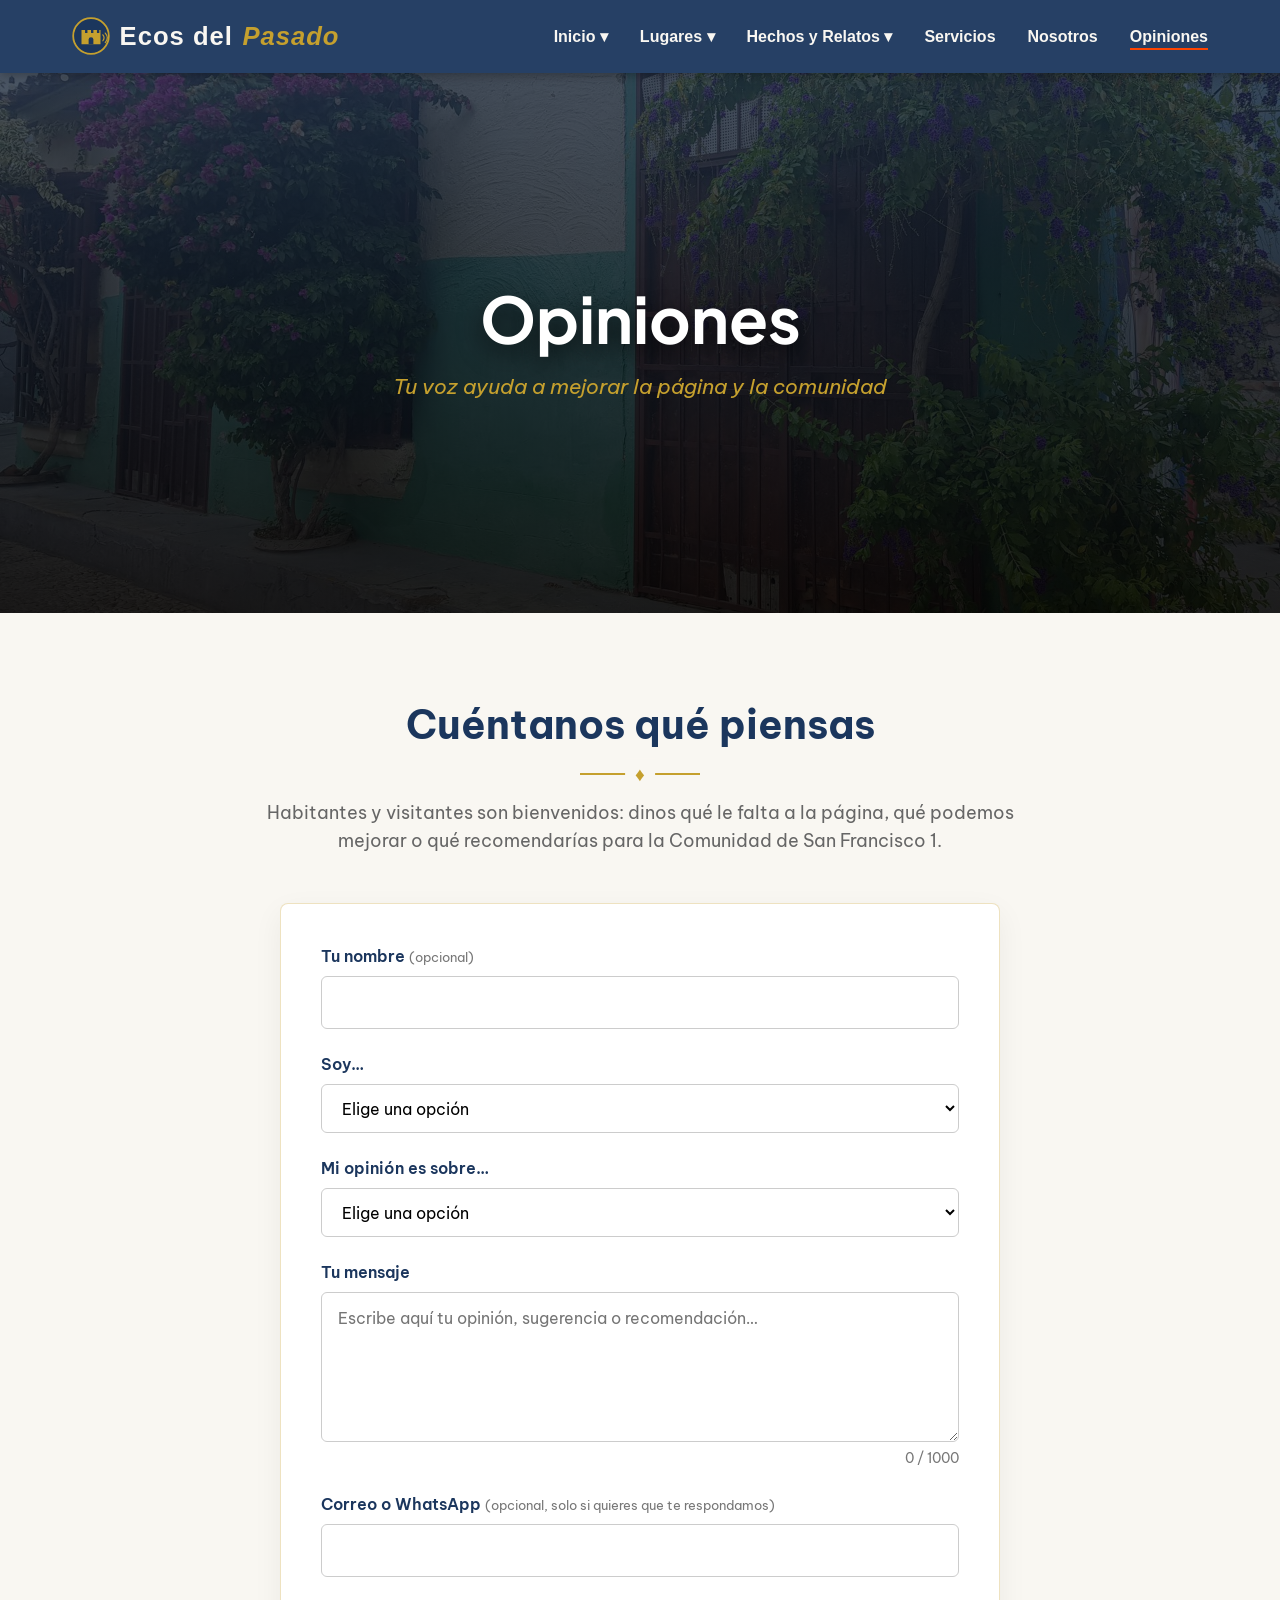
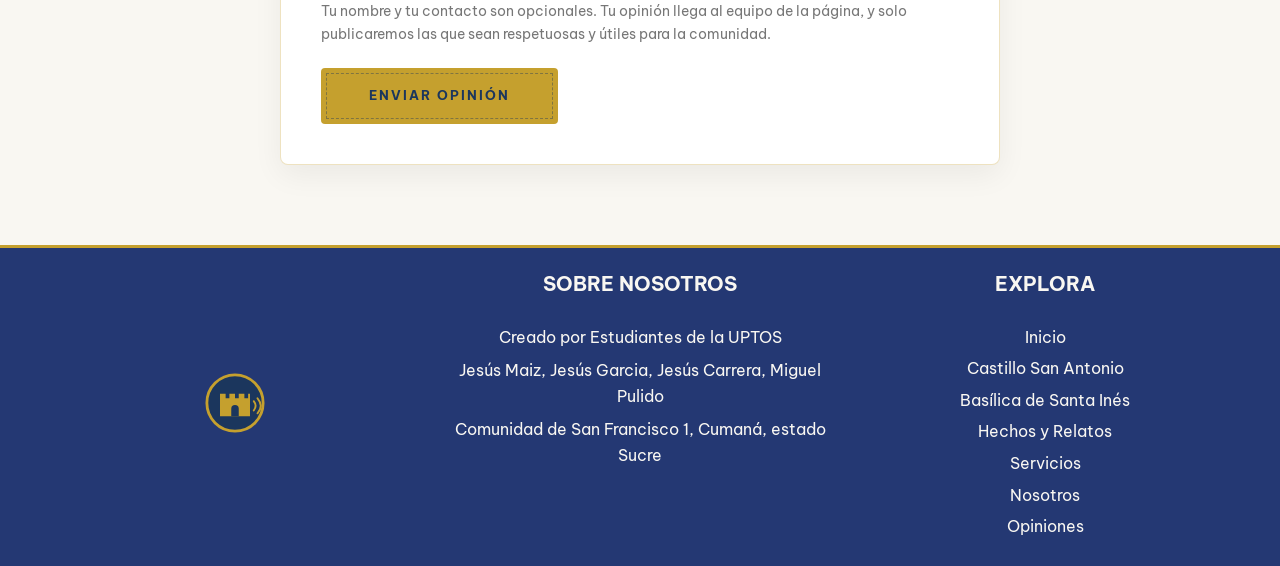
<file: pagina-proyecto/opiniones.html>
<!DOCTYPE html>
<html lang="es">
<head>
    <meta charset="UTF-8">
    <meta name="viewport" content="width=device-width, initial-scale=1.0">
    <title>Opiniones | Ecos del Pasado</title>
    <meta name="description" content="Deja tu opinión, sugerencia o recomendación para mejorar la página y la Comunidad de San Francisco 1.">
    <meta name="theme-color" content="#1b365d">
    <link rel="icon" type="image/svg+xml" href="img/favicon.svg">
    <link rel="stylesheet" href="css/estilos.css">
    <link rel="stylesheet" href="https://cdnjs.cloudflare.com/ajax/libs/font-awesome/6.5.1/css/all.min.css">
    <link href="https://fonts.googleapis.com/css2?family=Be+Vietnam+Pro:wght@400;500;700;900&family=Plus+Jakarta+Sans:wght@400;500;600;700&display=swap" rel="stylesheet">
</head>
<body>
    <header class="header1">
        <nav class="navs" aria-label="Principal">
            <a class="logo" href="index.html"><img class="logo-img" src="img/logo.svg" alt="">Ecos del <span>Pasado</span></a>
            <button id="menu-toggle" class="menu-toggle" aria-label="Abrir menú" aria-expanded="false"><i class="fas fa-bars"></i></button>
            <ul class="nav-links" id="nav-links">
                <li class="dropdown"><a href="index.html">Inicio ▾</a>
                    <ul class="submenu">
                        <li><a href="index.html#bienvenida">Bienvenida</a></li>
                        <li><a href="index.html#historia">Historia</a></li>
                        <li><a href="index.html#atractivos">Lugares</a></li>
                        <li><a href="index.html#personajes">Personajes</a></li>
                        <li><a href="index.html#ubicacion">Ubicación</a></li>
                        <li><a href="index.html#cultura">Cultura</a></li>
                        <li><a href="index.html#galeria">Galería</a></li>
                    </ul>
                </li>
                <li class="dropdown"><a href="#">Lugares ▾</a>
                    <ul class="submenu">
                        <li><a href="Lugares/castillo.html">Castillo San Antonio</a></li>
                        <li><a href="Lugares/basilica.html">Basílica Menor de Santa Inés</a></li>
                    </ul>
                </li>
                <li class="dropdown"><a href="#">Hechos y Relatos ▾</a>
                    <ul class="submenu">
                        <li><a href="HechosRelatos/jose-ribero.html">José Ribero</a></li>
                    </ul>
                </li>
                <li><a href="servicios.html">Servicios</a></li>
                <li><a href="nosotros.html">Nosotros</a></li>
                <li><a class="activo" href="opiniones.html">Opiniones</a></li>
            </ul>
        </nav>
    </header>
    <main>
        <section class="hero-pagina" style="background-image:linear-gradient(rgba(15,30,50,.75),rgba(2,2,2,.85)),url('img/portada4.jpg')">
            <h1>Opiniones</h1>
            <p>Tu voz ayuda a mejorar la página y la comunidad</p>
        </section>
        <section class="container-seccion">
            <div class="header-seccion text-center"><h2>Cuéntanos qué piensas</h2><div class="linea-decorativa"></div>
                <p class="subtitulo-seccion">Habitantes y visitantes son bienvenidos: dinos qué le falta a la página, qué podemos mejorar o qué recomendarías para la Comunidad de San Francisco 1.</p></div>
            <form id="form-opinion" class="form-opinion">
                <input type="hidden" name="subject" value="Nueva opinión - Ecos del Pasado">
                <div class="campo-trampa" aria-hidden="true"><label>No llenar este campo<input type="text" name="web_site" tabindex="-1" autocomplete="off"></label></div>
                <div class="campo"><label for="nombre">Tu nombre <small>(opcional)</small></label>
                    <input type="text" id="nombre" name="nombre" maxlength="60" autocomplete="name"></div>
                <div class="campo"><label for="perfil">Soy…</label>
                    <select id="perfil" name="perfil" required>
                        <option value="" disabled selected>Elige una opción</option>
                        <option>Habitante de la comunidad</option>
                        <option>Visitante o turista</option>
                        <option>Otro</option>
                    </select></div>
                <div class="campo"><label for="tema">Mi opinión es sobre…</label>
                    <select id="tema" name="tema" required>
                        <option value="" disabled selected>Elige una opción</option>
                        <option>Sugerencia para mejorar la página</option>
                        <option>Recomendación para la comunidad</option>
                        <option>Otro tema</option>
                    </select></div>
                <div class="campo"><label for="mensaje">Tu mensaje</label>
                    <textarea id="mensaje" name="mensaje" required minlength="10" maxlength="1000" placeholder="Escribe aquí tu opinión, sugerencia o recomendación…"></textarea>
                    <span id="contador" class="contador">0 / 1000</span></div>
                <div class="campo"><label for="contacto">Correo o WhatsApp <small>(opcional, solo si quieres que te respondamos)</small></label>
                    <input type="text" id="contacto" name="contacto" maxlength="80"></div>
                <p class="nota-privacidad">Tu nombre y tu contacto son opcionales. Tu opinión llega al equipo de la página, y solo publicaremos las que sean respetuosas y útiles para la comunidad.</p>
                <button type="submit" id="btn-enviar" class="btn-primario btn-enviar">Enviar opinión</button>
                <div id="estado-envio" class="estado-envio" role="status" aria-live="polite"></div>
            </form>
        </section>
        <section id="opiniones-publicas" class="bg-claro" hidden>
            <div class="container-seccion">
                <div class="header-seccion text-center"><h2>Lo que nos han dicho</h2><div class="linea-decorativa"></div></div>
                <div id="lista-opiniones" class="opiniones-grid"></div>
            </div>
        </section>
    </main>
    <footer class="pie-pagina">
        <div class="grupo-1">
            <div class="box"><figure><a href="index.html"><img loading="lazy" src="img/logo.svg" alt="Ecos del Pasado"></a></figure></div>
            <div class="box">
                <h2>SOBRE NOSOTROS</h2>
                <p>Creado por Estudiantes de la UPTOS</p>
                <p>Jesús Maiz, Jesús Garcia, Jesús Carrera, Miguel Pulido</p>
                <p>Comunidad de San Francisco 1, Cumaná, estado Sucre</p>
            </div>
            <!-- Cuando la comunidad tenga redes sociales, agregar aquí sus enlaces reales -->
            <div class="box">
                <h2>EXPLORA</h2>
                <ul>
                    <li><a href="index.html">Inicio</a></li>
                    <li><a href="Lugares/castillo.html">Castillo San Antonio</a></li>
                    <li><a href="Lugares/basilica.html">Basílica de Santa Inés</a></li>
                    <li><a href="HechosRelatos/jose-ribero.html">Hechos y Relatos</a></li>
                    <li><a href="servicios.html">Servicios</a></li>
                    <li><a href="nosotros.html">Nosotros</a></li>
                    <li><a href="opiniones.html">Opiniones</a></li>
                </ul>
            </div>
        </div>
    </footer>
    <script src="js/script.js"></script>
    <script src="js/opiniones.js"></script>
</body>
</html>
</file>
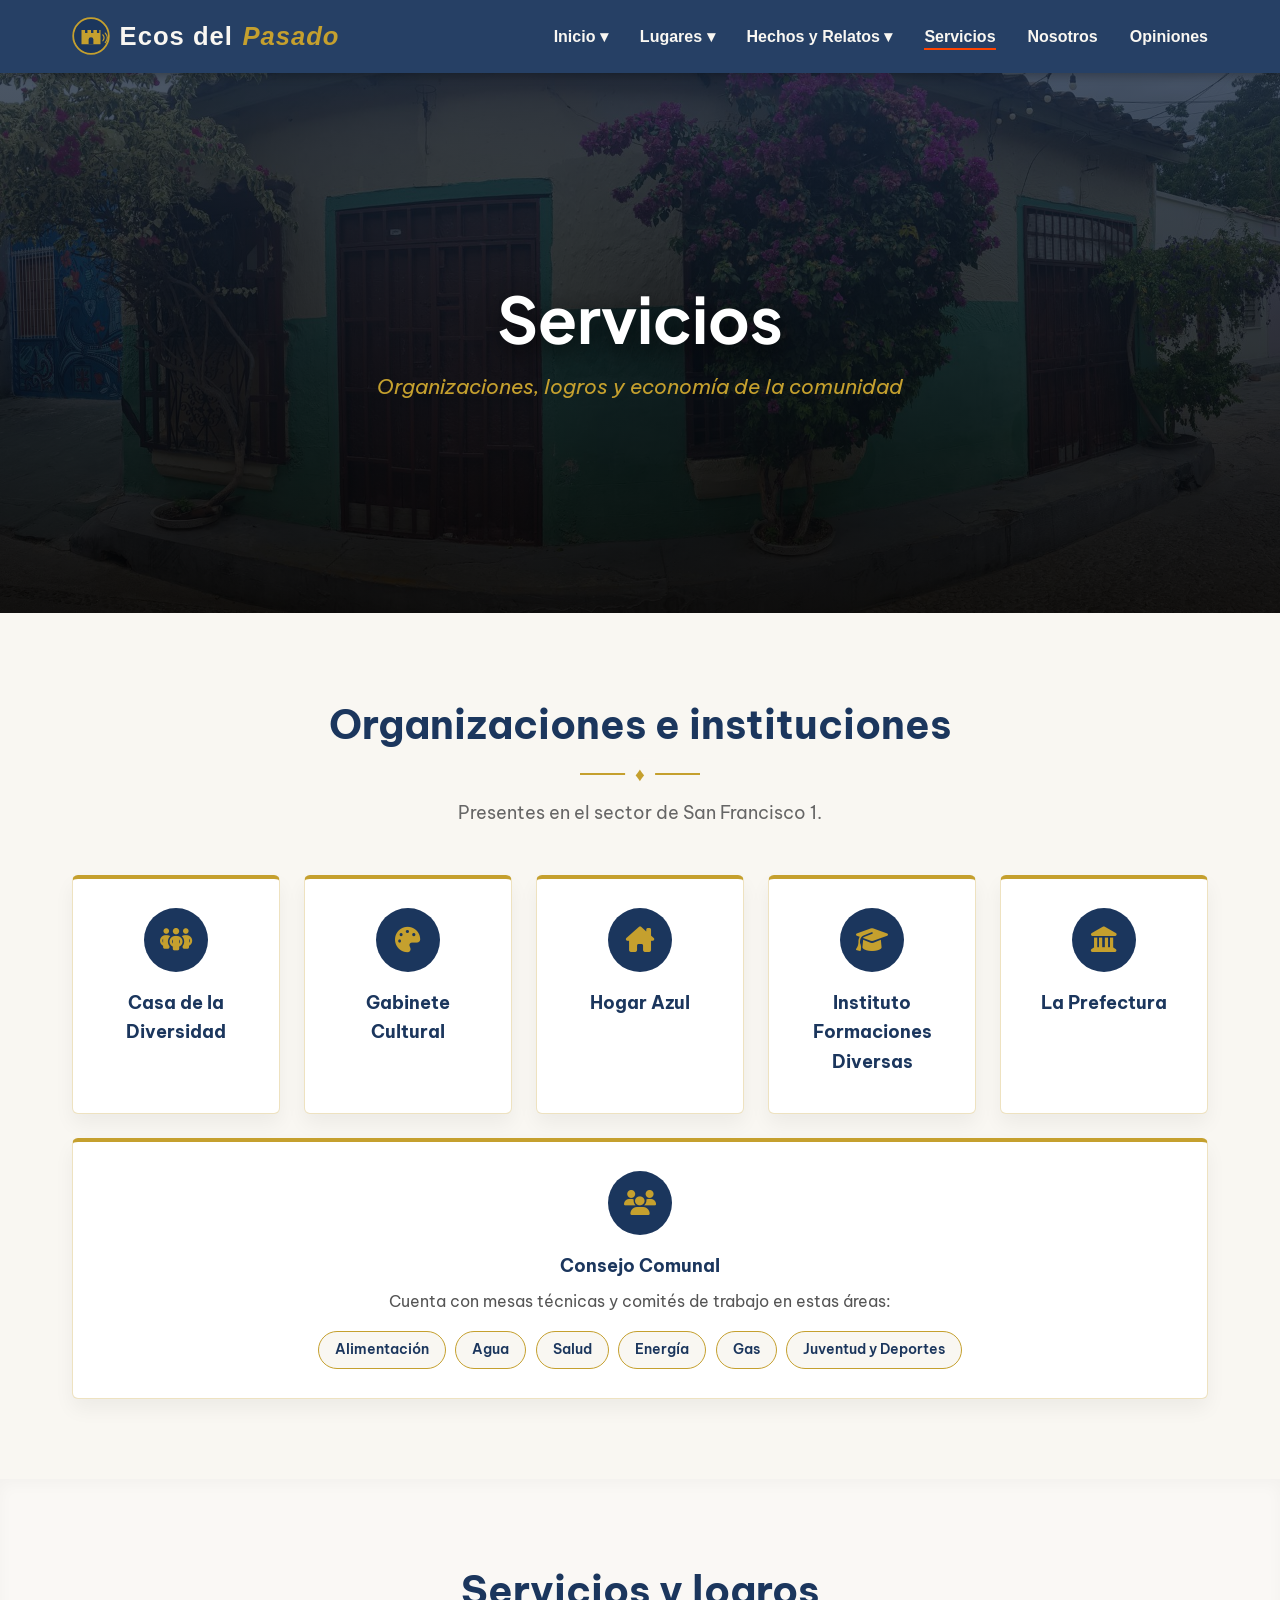
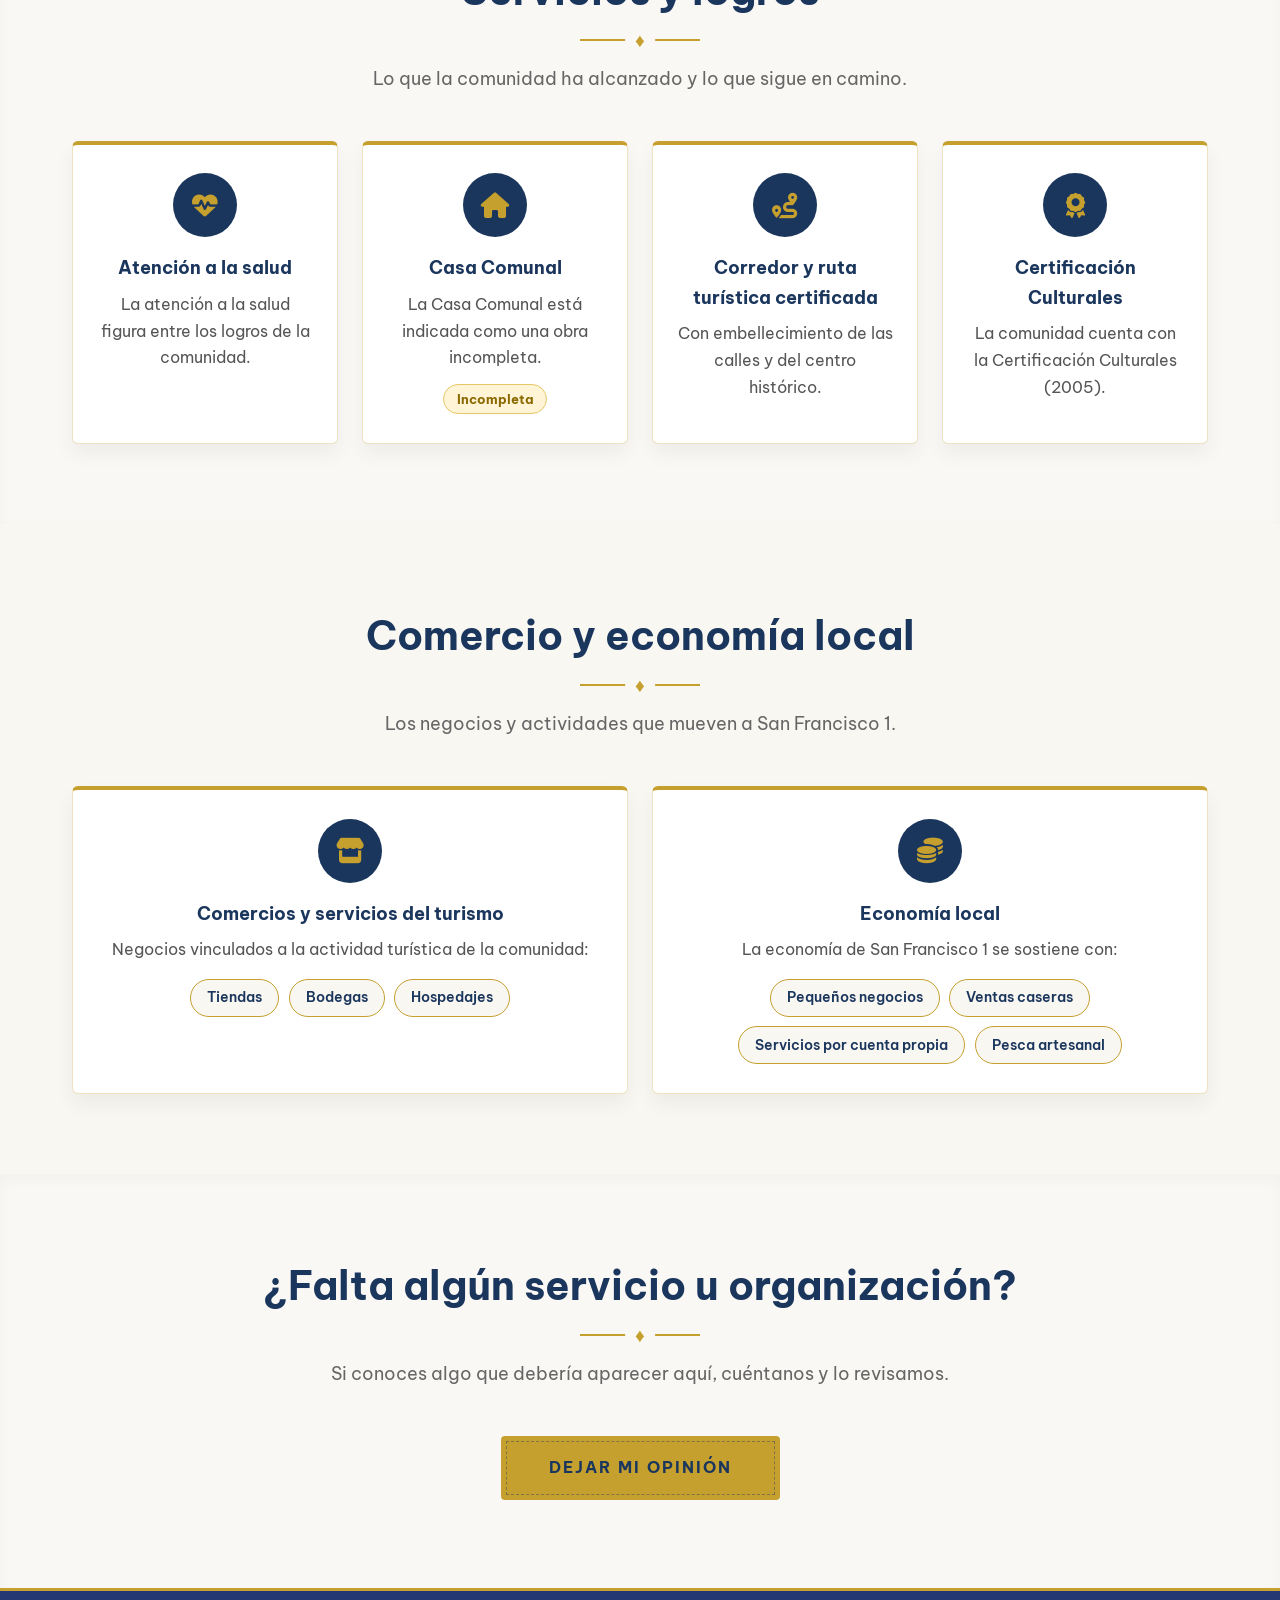
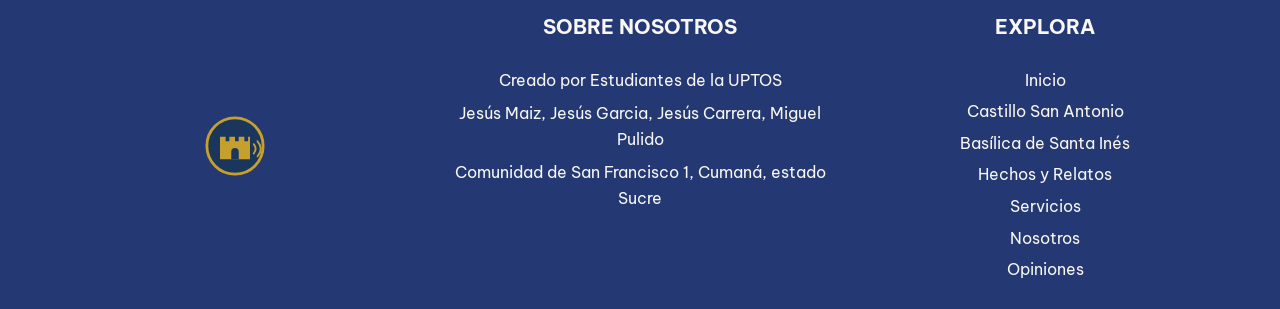
<file: pagina-proyecto/servicios.html>
<!DOCTYPE html>
<html lang="es">
<head>
    <meta charset="UTF-8">
    <meta name="viewport" content="width=device-width, initial-scale=1.0">
    <title>Servicios | Ecos del Pasado</title>
    <meta name="description" content="Organizaciones, logros, comercios y economía local de la Comunidad de San Francisco 1, Cumaná.">
    <meta name="theme-color" content="#1b365d">
    <link rel="icon" type="image/svg+xml" href="img/favicon.svg">
    <link rel="stylesheet" href="css/estilos.css">
    <link rel="stylesheet" href="https://cdnjs.cloudflare.com/ajax/libs/font-awesome/6.5.1/css/all.min.css">
    <link href="https://fonts.googleapis.com/css2?family=Be+Vietnam+Pro:wght@400;500;700;900&family=Plus+Jakarta+Sans:wght@400;500;600;700&display=swap" rel="stylesheet">
</head>
<body>
    <header class="header1">
        <nav class="navs" aria-label="Principal">
            <a class="logo" href="index.html"><img class="logo-img" src="img/logo.svg" alt="">Ecos del <span>Pasado</span></a>
            <button id="menu-toggle" class="menu-toggle" aria-label="Abrir menú" aria-expanded="false"><i class="fas fa-bars"></i></button>
            <ul class="nav-links" id="nav-links">
                <li class="dropdown"><a href="index.html">Inicio ▾</a>
                    <ul class="submenu">
                        <li><a href="index.html#bienvenida">Bienvenida</a></li>
                        <li><a href="index.html#historia">Historia</a></li>
                        <li><a href="index.html#atractivos">Lugares</a></li>
                        <li><a href="index.html#personajes">Personajes</a></li>
                        <li><a href="index.html#ubicacion">Ubicación</a></li>
                        <li><a href="index.html#cultura">Cultura</a></li>
                        <li><a href="index.html#galeria">Galería</a></li>
                    </ul>
                </li>
                <li class="dropdown"><a href="#">Lugares ▾</a>
                    <ul class="submenu">
                        <li><a href="Lugares/castillo.html">Castillo San Antonio</a></li>
                        <li><a href="Lugares/basilica.html">Basílica Menor de Santa Inés</a></li>
                    </ul>
                </li>
                <li class="dropdown"><a href="#">Hechos y Relatos ▾</a>
                    <ul class="submenu">
                        <li><a href="HechosRelatos/jose-ribero.html">José Ribero</a></li>
                    </ul>
                </li>
                <li><a class="activo" href="servicios.html">Servicios</a></li>
                <li><a href="nosotros.html">Nosotros</a></li>
                <li><a href="opiniones.html">Opiniones</a></li>
            </ul>
        </nav>
    </header>
    <main>
        <!-- Portada de la página. Para cambiar la foto de fondo, cambia img/portada3.jpg por otra foto de la carpeta img -->
        <section class="hero-pagina" style="background-image:linear-gradient(rgba(15,30,50,.75),rgba(2,2,2,.85)),url('img/portada3.jpg')">
            <h1>Servicios</h1>
            <p>Organizaciones, logros y economía de la comunidad</p>
        </section>
        <section class="">
            <div class="container-seccion">
                <div class="header-seccion text-center"><h2>Organizaciones e instituciones</h2><div class="linea-decorativa"></div>
                    <p class="subtitulo-seccion">Presentes en el sector de San Francisco 1.</p></div>
                <!-- PARA AGREGAR UNA ORGANIZACIÓN: copia un bloque completo &lt;article class=&quot;servicio-card&quot;&gt; ... &lt;/article&gt; y cambia el nombre (&lt;h3&gt;). El icono se cambia en fa-xxxx (busca iconos en fontawesome.com/icons). Para una descripción, agrega &lt;p&gt;texto&lt;/p&gt; debajo del &lt;h3&gt;. -->
                <div class="servicios-grid compacta">
                <article class="servicio-card">
                    <div class="servicio-icono"><i class="fas fa-people-group"></i></div>
                    <h3>Casa de la Diversidad</h3>
                </article>
                <article class="servicio-card">
                    <div class="servicio-icono"><i class="fas fa-palette"></i></div>
                    <h3>Gabinete Cultural</h3>
                </article>
                <article class="servicio-card">
                    <div class="servicio-icono"><i class="fas fa-house-chimney"></i></div>
                    <h3>Hogar Azul</h3>
                </article>
                <article class="servicio-card">
                    <div class="servicio-icono"><i class="fas fa-graduation-cap"></i></div>
                    <h3>Instituto Formaciones Diversas</h3>
                </article>
                <article class="servicio-card">
                    <div class="servicio-icono"><i class="fas fa-landmark"></i></div>
                    <h3>La Prefectura</h3>
                </article>
                <article class="servicio-card ancho">
                    <div class="servicio-icono"><i class="fas fa-users"></i></div>
                    <h3>Consejo Comunal</h3>
                    <p>Cuenta con mesas técnicas y comités de trabajo en estas áreas:</p>
                    <div class="etiquetas"><span class="etiqueta">Alimentación</span><span class="etiqueta">Agua</span><span class="etiqueta">Salud</span><span class="etiqueta">Energía</span><span class="etiqueta">Gas</span><span class="etiqueta">Juventud y Deportes</span></div>
                </article>
                </div>
            </div>
        </section>
        <section class="bg-claro">
            <div class="container-seccion">
                <div class="header-seccion text-center"><h2>Servicios y logros</h2><div class="linea-decorativa"></div>
                    <p class="subtitulo-seccion">Lo que la comunidad ha alcanzado y lo que sigue en camino.</p></div>
                <!-- Para agregar un logro: copia un bloque &lt;article&gt; completo. La etiqueta amarilla (&lt;span class=&quot;insignia&quot;&gt;) es opcional: bórrala si no la necesitas. -->
                <div class="servicios-grid">
                <article class="servicio-card">
                    <div class="servicio-icono"><i class="fas fa-heart-pulse"></i></div>
                    <h3>Atención a la salud</h3>
                    <p>La atención a la salud figura entre los logros de la comunidad.</p>
                </article>
                <article class="servicio-card">
                    <div class="servicio-icono"><i class="fas fa-house"></i></div>
                    <h3>Casa Comunal</h3>
                    <p>La Casa Comunal está indicada como una obra incompleta.</p>
                    <span class="insignia">Incompleta</span>
                </article>
                <article class="servicio-card">
                    <div class="servicio-icono"><i class="fas fa-route"></i></div>
                    <h3>Corredor y ruta turística certificada</h3>
                    <p>Con embellecimiento de las calles y del centro histórico.</p>
                </article>
                <article class="servicio-card">
                    <div class="servicio-icono"><i class="fas fa-award"></i></div>
                    <h3>Certificación Culturales</h3>
                    <p>La comunidad cuenta con la Certificación Culturales (2005).</p>
                </article>
                </div>
            </div>
        </section>
        <section class="">
            <div class="container-seccion">
                <div class="header-seccion text-center"><h2>Comercio y economía local</h2><div class="linea-decorativa"></div>
                    <p class="subtitulo-seccion">Los negocios y actividades que mueven a San Francisco 1.</p></div>
                <!-- Cada etiqueta redondeada es un &lt;span class=&quot;etiqueta&quot;&gt;. Para agregar una, copia una línea de etiqueta y cambia el texto. -->
                <div class="servicios-grid">
                <article class="servicio-card">
                    <div class="servicio-icono"><i class="fas fa-store"></i></div>
                    <h3>Comercios y servicios del turismo</h3>
                    <p>Negocios vinculados a la actividad turística de la comunidad:</p>
                    <div class="etiquetas"><span class="etiqueta">Tiendas</span><span class="etiqueta">Bodegas</span><span class="etiqueta">Hospedajes</span></div>
                </article>
                <article class="servicio-card">
                    <div class="servicio-icono"><i class="fas fa-coins"></i></div>
                    <h3>Economía local</h3>
                    <p>La economía de San Francisco 1 se sostiene con:</p>
                    <div class="etiquetas"><span class="etiqueta">Pequeños negocios</span><span class="etiqueta">Ventas caseras</span><span class="etiqueta">Servicios por cuenta propia</span><span class="etiqueta">Pesca artesanal</span></div>
                </article>
                </div>
            </div>
        </section>
        <section class="bg-claro">
            <div class="container-seccion text-center">
                <div class="header-seccion text-center"><h2>¿Falta algún servicio u organización?</h2><div class="linea-decorativa"></div>
                    <p class="subtitulo-seccion">Si conoces algo que debería aparecer aquí, cuéntanos y lo revisamos.</p></div>
                <a href="opiniones.html" class="btn-primario sin-animacion">Dejar mi opinión</a>
            </div>
        </section>
    </main>
    <footer class="pie-pagina">
        <div class="grupo-1">
            <div class="box"><figure><a href="index.html"><img loading="lazy" src="img/logo.svg" alt="Ecos del Pasado"></a></figure></div>
            <div class="box">
                <h2>SOBRE NOSOTROS</h2>
                <p>Creado por Estudiantes de la UPTOS</p>
                <p>Jesús Maiz, Jesús Garcia, Jesús Carrera, Miguel Pulido</p>
                <p>Comunidad de San Francisco 1, Cumaná, estado Sucre</p>
            </div>
            <!-- Cuando la comunidad tenga redes sociales, agregar aquí sus enlaces reales -->
            <div class="box">
                <h2>EXPLORA</h2>
                <ul>
                    <li><a href="index.html">Inicio</a></li>
                    <li><a href="Lugares/castillo.html">Castillo San Antonio</a></li>
                    <li><a href="Lugares/basilica.html">Basílica de Santa Inés</a></li>
                    <li><a href="HechosRelatos/jose-ribero.html">Hechos y Relatos</a></li>
                    <li><a href="servicios.html">Servicios</a></li>
                    <li><a href="nosotros.html">Nosotros</a></li>
                    <li><a href="opiniones.html">Opiniones</a></li>
                </ul>
            </div>
        </div>
    </footer>
    <script src="js/script.js"></script>
</body>
</html>
</file>
<file: pagina-proyecto/css/estilos.css>
* {
  margin: 0;
  padding: 0;
  box-sizing: border-box;
}

:root {
  --color-mar: #1b365d;
  --color-tierra: #ff4400;
  --color-pergamino: #f9f7f2;
  --color-texto: #020202;
  --color-oro: #c5a02e;
  --color-footer: #00185eda;
}

body {
  font-family: "Be Vietnam Pro", sans-serif;
  line-height: 1.6;
  display: flex;
  flex-direction: column;
  min-height: 100vh;
  background-color: var(--color-pergamino);
  color: var(--color-texto);
  width: 100%;
  overflow-x: hidden;
}

img {
  filter: sepia(0.3) contrast(1.1);
  transition:
    filter 0.5s ease,
    transform 0.5s ease;
}

img:hover {
  filter: sepia(0) contrast(1);
}

/*header*/
.header1 {
  color: var(--color-texto);
  background-color: rgba(27, 54, 93, 0.95);
  position: sticky;
  top: 0;
  z-index: 1000;
  backdrop-filter: blur(10px);
  box-shadow: 0 2px 10px rgba(0, 0, 0, 0.3);
}

/* (regla de span global eliminada) */

.logo {
  color: var(--color-pergamino);
  font-size: 1.6rem;
  font-weight: bold;
  letter-spacing: 1px;
}

.menu-toggle {
  display: none;
}

.navs {
  display: flex;
  justify-content: space-between;
  align-items: center;
  padding: 1rem 2rem;
  margin: 0 auto;
  max-width: 1200px;
  font-family: sans-serif;
}

.nav-links {
  display: flex;
  list-style: none;
  gap: 2rem;
}

.nav-links a {
  text-decoration: none;
  color: var(--color-pergamino);
  position: relative;
  font-weight: 600;
  transition: 0.3s ease;
}

.nav-links a::after {
  content: "";
  position: absolute;
  width: 0px;
  height: 2px;
  left: 0;
  bottom: -5px;
  background-color: var(--color-tierra);
  transition: 0.3s ease;
}

.nav-links a:hover::after {
  width: 100%;
}

.nav-links li:hover {
  transform: scale(1.1);
  transition: 0.15s;
}

.hero-moderno {
  position: relative;
  min-height: 100vh;
  display: flex;
  align-items: center;
  justify-content: center;
  padding: 2rem;
}

.hero-moderno::before {
  content: "";
  position: absolute;
  top: 2rem;
  left: 2rem;
  right: 2rem;
  bottom: 2rem;
  border: 2px solid rgba(197, 160, 46, 0.5);
  z-index: 2;
  pointer-events: none;
}

.hero-moderno::after {
  content: "";
  position: absolute;
  top: 1.5rem;
  left: 1.5rem;
  right: 1.5rem;
  bottom: 1.5rem;
  border: 1px solid rgba(255, 255, 255, 0.2);
  z-index: 2;
  pointer-events: none;
}

.carrusel-bg {
  overflow: hidden;
  position: absolute;
  top: 0;
  left: 0;
  width: 100%;
  height: 100%;
  z-index: -1;
}

.overlay-hero {
  position: absolute;
  top: 0;
  left: 0;
  width: 100%;
  height: 100%;
  background: linear-gradient(
    to bottom,
    rgba(15, 30, 50, 0.8),
    rgba(2, 2, 2, 0.9));
  z-index: 1;
}

.carrousel-slide {
  display: flex;
  width: 400%;
  height: 100%;
  animation: slide 20s infinite ease-in-out;
}

.carrousel-slide img {
  width: 100%;
  height: 100%;
  object-fit: cover;
  filter: sepia(0.2) contrast(1.2);
}

.contenido-hero {
  z-index: 3;
  width: 100%;
  display: flex;
  flex-direction: column;
  align-items: center;
  justify-content: center;
  position: relative;
}

.hero-texto-caja {
  text-align: center;
  padding: 0 1rem;
  max-width: 1000px;
}

.hero-tag {
  display: inline-block;
  background: transparent;
  border: none;
  border-top: 2px solid var(--color-oro);
  border-bottom: 2px solid var(--color-oro);
  color: var(--color-oro);
  padding: 0.8rem 2.5rem;
  border-radius: 0;
  font-family: "Plus Jakarta Sans", serif;
  font-weight: bold;
  letter-spacing: 5px;
  text-transform: uppercase;
  margin-bottom: 2rem;
  animation: fadeInDown 1s ease;
}

.titulo-principal {
  font-family: "Plus Jakarta Sans", serif;
  font-size: 5.5rem;
  color: white;
  line-height: 1;
  margin-bottom: 1.5rem;
  text-shadow: 0 10px 30px rgba(0, 0, 0, 0.8);
  text-transform: uppercase;
  letter-spacing: 2px;
  animation: fadeInDown 1s ease 0.2s both;
}

.resalto-oro {
  color: var(--color-oro);
  font-style: italic;
  font-weight: 400;
  text-transform: none;
}

.subtitulo-principal {
  font-size: 1.5rem;
  color: #f0f0f0;
  margin-bottom: 3rem;
  text-shadow: 0 2px 5px rgba(0, 0, 0, 0.5);
  font-style: italic;
  animation: fadeInUp 1s ease 0.4s both;
}

.btn-primario {
  display: inline-block;
  background-color: var(--color-oro);
  color: var(--color-mar);
  font-weight: bold;
  padding: 1.2rem 3rem;
  border-radius: 4px;
  text-transform: uppercase;
  letter-spacing: 2px;
  text-decoration: none;
  transition: all 0.3s ease;
  animation: fadeInUp 1s ease 0.6s both;
  position: relative;
  overflow: hidden;
}

.btn-primario::before {
  content: "";
  position: absolute;
  top: 5px;
  left: 5px;
  right: 5px;
  bottom: 5px;
  border: 1px dashed rgba(27, 54, 93, 0.4);
  pointer-events: none;
}

.btn-primario:hover {
  background-color: white;
  transform: translateY(-3px);
  box-shadow: 0 15px 30px rgba(0, 0, 0, 0.3);
}

@keyframes slide {
  0% {
    transform: translateX(0);
  }
  25% {
    transform: translateX(0);
  }
  30% {
    transform: translateX(-25%);
  }
  55% {
    transform: translateX(-25%);
  }
  60% {
    transform: translateX(-50%);
  }
  85% {
    transform: translateX(-50%);
  }
  90% {
    transform: translateX(-75%);
  }
  100% {
    transform: translateX(-75%);
  }
}

@keyframes fadeInDown {
  from {
    opacity: 0;
    transform: translateY(-30px);
  }
  to {
    opacity: 1;
    transform: translateY(0);
  }
}

@keyframes fadeInUp {
  from {
    opacity: 0;
    transform: translateY(30px);
  }
  to {
    opacity: 1;
    transform: translateY(0);
  }
}

/*otras paginas*/
.dropdown {
  position: relative;
}

/* submenú oculto */
.submenu {
  display: none;
  position: absolute;
  top: 100%;
  left: 0;
  background-color: var(--color-mar);
  list-style: none;
  padding: 0;
  margin: 0;
  min-width: 200px;
  border-radius: 6px;
  box-shadow: 0 4px 15px rgba(0, 0, 0, 0.3);
}

.submenu li a {
  display: block;
  padding: 10px;
  text-decoration: none;
  color: white;
}

.submenu li a:hover {
  background-color: #333;
}

.dropdown:hover .submenu {
  display: block;
}

/* utilidades y contenedores */
.container-seccion {
  max-width: 1200px;
  margin: 0 auto;
  padding: 5rem 2rem;
}
.text-center {
  text-align: center;
}
.bg-claro {
  background-color: #faf8f5;
  box-shadow: 0 5px 15px rgba(0, 0, 0, 0.03) inset;
}
.bg-oscuro-textura {
  background: linear-gradient(135deg, var(--color-mar), #10213b);
  color: var(--color-pergamino);
  padding: 6rem 0;
  border-top: 2px dashed rgba(197, 160, 46, 0.4);
  border-bottom: 2px dashed rgba(197, 160, 46, 0.4);
  position: relative;
}
#atractivos {
  padding-bottom: 8rem;
}
.color-blanco h2,
.color-blanco p {
  color: white !important;
}
.mt-2 {
  margin-top: 1rem;
}
.mt-5 {
  margin-top: 4rem;
}
.mb-5 {
  margin-bottom: 4rem;
}
.img-fluida {
  max-width: 100%;
  height: auto;
  display: block;
}
.borde-redondeado {
  border-radius: 4px;
}

.text-oro {
  color: var(--color-oro);
}

/* tipografía y títulos */
.header-seccion {
  margin-bottom: 3rem;
}
.header-seccion h2 {
  font-size: 2.5rem;
  color: var(--color-mar);
  margin-bottom: 0.5rem;
}
.subtitulo-seccion {
  font-size: 1.1rem;
  color: #666;
  max-width: 600px;
  margin: 0 auto;
}
.linea-decorativa {
  width: 120px;
  height: 2px;
  background-color: var(--color-oro);
  margin: 1rem auto 1.5rem;
  position: relative;
}
.linea-decorativa::before {
  content: "♦";
  position: absolute;
  left: 50%;
  top: 50%;
  transform: translate(-50%, -50%);
  color: var(--color-oro);
  background: var(--color-pergamino);
  padding: 0 10px;
  font-size: 1.2rem;
}
.bg-claro .linea-decorativa::before {
  background: #faf8f5;
}
.linea-decorativa-izquierda {
  width: 80px;
  height: 2px;
  background-color: var(--color-oro);
  margin: 0.5rem 0 1.5rem;
}
.etiqueta-seccion {
  display: inline-block;
  font-weight: bold;
  color: var(--color-tierra);
  text-transform: uppercase;
  letter-spacing: 2px;
  font-size: 0.9rem;
  margin-bottom: 0.5rem;
}

/* drop cap */
.drop-cap::first-letter {
  font-size: 3.5rem;
  font-weight: 700;
  font-family: "Plus Jakarta Sans", serif;
  color: var(--color-tierra);
  float: left;
  line-height: 1;
  margin-right: 0.5rem;
  margin-top: 0.2rem;
}

/* grids */
.grid-2-columnas {
  display: grid;
  grid-template-columns: 1fr 1fr;
  gap: 4rem;
}
.grid-2-columnas.alineacion-centro {
  align-items: center;
}
.grid-2-columnas.reversa {
  direction: rtl;
}
.grid-2-columnas.reversa > * {
  direction: ltr;
}
.grid-3-columnas {
  display: grid;
  grid-template-columns: repeat(3, 1fr);
  gap: 2.5rem;
}

/* seccion bienvenida e historia */
.texto-destacado {
  font-size: 1.5rem;
  line-height: 1.8;
  color: #444;
  max-width: 800px;
  margin: 0 auto;
}
.texto-historia-p {
  font-size: 1.1rem;
  color: #555;
  line-height: 1.8;
  text-align: justify;
}

/* imagenes */
.imagen-contenedor {
  width: 100%;
  border-radius: 16px;
  overflow: hidden;
}
.imagen-contenedor img {
  width: 100%;
  height: 100%;
  object-fit: cover;
  display: block;
  cursor: pointer;
  transition: transform 0.5s ease;
}
.imagen-contenedor img:hover {
  transform: scale(1.03);
}

/* tarjetas de lugares */
.tarjeta-lugar {
  background: var(--color-pergamino);
  padding: 3rem 2rem;
  border-radius: 4px;
  text-align: center;
  box-shadow: 0 10px 30px rgba(0, 0, 0, 0.08);
  transition: transform 0.4s cubic-bezier(0.175, 0.885, 0.32, 1.275);
  border: 1px solid rgba(197, 160, 46, 0.4);
  position: relative;
}
.tarjeta-lugar::before {
  content: "";
  position: absolute;
  top: 8px;
  left: 8px;
  right: 8px;
  bottom: 8px;
  border: 1px solid rgba(197, 160, 46, 0.2);
  pointer-events: none;
}

.tarjeta-lugar {
    transition: transform 0.3s ease, box-shadow 0.3s ease; 
}

.tarjeta-lugar:hover {
    transform: translateY(-10px);
    box-shadow: 0 10px 20px rgba(0, 0, 0, 0.15); 
}

.icono-lugar {
  font-size: 3.5rem;
  color: var(--color-mar);
  margin-bottom: 1.5rem;
  text-shadow: 2px 2px 0px rgba(197, 160, 46, 0.3);
}
.tarjeta-lugar h3 {
  color: var(--color-mar);
  margin-bottom: 1rem;
  font-size: 1.4rem;
}
.tarjeta-lugar p {
  color: #666;
  font-size: 1rem;
  line-height: 1.6;
}

/* personajes y leyendas */
.caja-info-clara {
  background: white;
  padding: 2.5rem;
  border-radius: 16px;
  color: var(--color-texto);
  box-shadow: 0 10px 30px rgba(0, 0, 0, 0.1);
}
.caja-info-clara h3 {
  color: var(--color-mar);
  margin-bottom: 1.5rem;
  font-size: 1.4rem;
  display: flex;
  align-items: center;
  gap: 10px;
}
.caja-info-clara p {
  margin-bottom: 1rem;
  line-height: 1.7;
  font-size: 1.05rem;
}
.caja-info-destacada {
  background: rgba(255, 255, 255, 0.05);
  border: 1px solid rgba(255, 255, 255, 0.1);
  padding: 2.5rem;
  border-radius: 16px;
  backdrop-filter: blur(10px);
}
.caja-info-destacada h3 {
  color: var(--color-oro);
  margin-bottom: 1.5rem;
  font-size: 1.4rem;
  display: flex;
  align-items: center;
  gap: 10px;
}
.caja-info-destacada p {
  margin-bottom: 1rem;
  line-height: 1.7;
  font-size: 1.05rem;
  color: #eee;
}

/* bienvenida mejorada */
.collage-bienvenida {
  position: relative;
  width: 100%;
  padding-bottom: 2rem;
}
.img-collage {
  border-radius: 4px;
  box-shadow: 0 15px 35px rgba(0, 0, 0, 0.15);
}
.img-principal {
  width: 80%;
  height: auto;
  position: relative;
  z-index: 1;
  border: 5px solid white;
}
.img-secundaria {
  width: 60%;
  height: auto;
  position: absolute;
  bottom: 0;
  right: 0;
  z-index: 2;
  border: 5px solid white;
}
.insignia-experiencia {
  position: absolute;
  top: -30px;
  right: -20px;
  background-color: var(--color-oro);
  color: white;
  border-radius: 50%;
  text-align: center;
  width: 140px;
  height: 140px;
  display: flex;
  flex-direction: column;
  justify-content: center;
  align-items: center;
  z-index: 3;
  box-shadow: 0 15px 30px rgba(0, 0, 0, 0.3);
  border: 2px dashed white;
  outline: 6px solid var(--color-oro);
}
.insignia-experiencia span {
  font-size: 2.2rem;
  font-weight: 900;
  line-height: 1;
  font-family: "Plus Jakarta Sans", serif;
}
.insignia-experiencia p {
  font-size: 0.8rem;
  margin: 0;
  text-transform: uppercase;
  letter-spacing: 1px;
}

.texto-destacado-moderno {
  font-size: 1.2rem;
  line-height: 1.7;
  color: #444;
  font-weight: 500;
}
.lista-bienvenida {
  list-style: none;
  padding: 0;
}
.lista-bienvenida li {
  margin-bottom: 1rem;
  font-size: 1.1rem;
  display: flex;
  align-items: center;
  gap: 15px;
  color: #555;
}
.lista-bienvenida i {
  background: rgba(197, 160, 46, 0.1);
  width: 40px;
  height: 40px;
  display: flex;
  align-items: center;
  justify-content: center;
  border-radius: 50%;
  font-size: 1.2rem;
}

/* galería visual */
.galeria-masonry {
  display: grid;
  grid-template-columns: repeat(3, 1fr);
  gap: 1.5rem;
  grid-auto-rows: 250px;
}
.galeria-item {
  border-radius: 4px;
  overflow: hidden;
  height: 250px;
}
.galeria-item img {
  width: 100%;
  height: 100%;
  object-fit: cover;
  transition: transform 0.5s ease;
  cursor: pointer;
}
.galeria-item img:hover {
  transform: scale(1.05);
}
.galeria-item-ancho {
  grid-column: span 2;
}

/* estadísticas */
.seccion-estadisticas {
  background: linear-gradient(135deg, var(--color-mar), #0d1e36);
  color: white;
  padding: 1rem 0;
  border-top: 4px double var(--color-oro);
  border-bottom: 4px double var(--color-oro);
  position: relative;
}
.seccion-estadisticas::before {
  content: "";
  position: absolute;
  top: 0;
  left: 0;
  right: 0;
  bottom: 0;
  background-image: radial-gradient(
    rgba(255, 255, 255, 0.05) 1px,
    transparent 1px
  );
  background-size: 10px 10px;
  pointer-events: none;
}
.grid-4-columnas {
  display: grid;
  grid-template-columns: repeat(4, 1fr);
  gap: 2rem;
  text-align: center;
}
.stat-item i {
  font-size: 2.5rem;
  color: var(--color-oro);
  margin-bottom: 1rem;
}
.stat-item .contador {
  font-size: 3rem;
  font-weight: 900;
  margin-bottom: 0.5rem;
  font-family: "Plus Jakarta Sans", sans-serif;
}
.stat-item p {
  font-size: 1.1rem;
  text-transform: uppercase;
  letter-spacing: 1px;
  color: #ddd;
}

/* cita */
.seccion-cita {
  position: relative;
  background: url("../img/portada.jpg") center/cover fixed;
  padding: 6rem 2rem;
  color: white;
}
.overlay-cita {
  position: absolute;
  top: 0;
  left: 0;
  width: 100%;
  height: 100%;
  background: rgba(0, 0, 0, 0.75);
}
.contenido-cita {
  position: relative;
  z-index: 1;
  max-width: 800px;
  margin: 0 auto;
}
.icono-comilla {
  font-size: 3rem;
  color: var(--color-oro);
  margin-bottom: 1.5rem;
  opacity: 0.8;
}
.contenido-cita blockquote {
  font-size: 1.8rem;
  font-style: italic;
  line-height: 1.6;
  font-family: "Plus Jakarta Sans", serif;
  text-shadow: 0 2px 5px rgba(0, 0, 0, 0.5);
}

/* cultura */
.seccion-cultura {
  padding: 5rem 0;
}
.cultura-card {
  background: white;
  border-radius: 4px;
  overflow: hidden;
  box-shadow: 0 10px 20px rgba(0, 0, 0, 0.05);
  transition: transform 0.3s ease;
  border: 1px solid rgba(197, 160, 46, 0.2);
}
.cultura-card:hover {
  transform: translateY(-10px);
  box-shadow: 0 15px 30px rgba(0, 0, 0, 0.1);
}
.cultura-img {
  height: 200px;
  overflow: hidden;
}
.cultura-img img {
  width: 100%;
  height: 100%;
  object-fit: cover;
  transition: transform 0.5s ease;
  display: block;
}
.cultura-card:hover .cultura-img img {
  transform: scale(1.1);
}
.cultura-info {
  padding: 2rem;
  text-align: left;
}
.cultura-info h3 {
  color: var(--color-mar);
  margin-bottom: 1rem;
  font-size: 1.3rem;
}
.cultura-info p {
  color: #666;
  line-height: 1.6;
}

.botones-cta {
  display: flex;
  justify-content: center;
  align-items: center;
  gap: 1.5rem;
  flex-wrap: wrap;
  margin-top: 3rem;
}
.btn-secundario {
  display: inline-block;
  background-color: var(--color-oro);
  color: var(--color-mar);
  font-weight: bold;
  padding: 1.2rem 3rem;
  border-radius: 4px;
  text-transform: uppercase;
  letter-spacing: 2px;
  text-decoration: none;
  transition: all 0.3s ease;
  animation: fadeInUp 1s ease 0.6s both;
  position: relative;
  overflow: hidden;
}

.btn-secundario::before {
  content: "";
  position: absolute;
  top: 5px;
  left: 5px;
  right: 5px;
  bottom: 5px;
  border: 1px dashed rgba(27, 54, 93, 0.4);
  pointer-events: none;
}

.btn-secundario:hover {
  background-color: white;
  transform: translateY(-3px);
  box-shadow: 0 15px 30px rgba(0, 0, 0, 0.3);

}

/* lista de beneficios */
.lista-beneficios {
  list-style: none;
  padding: 0;
  margin-top: 2rem;
}
.lista-beneficios li {
  margin-bottom: 1rem;
  font-size: 1.1rem;
  display: flex;
  align-items: center;
  gap: 15px;
  color: #444;
}

/* footer */

.pie-pagina {
  width: 100%;
  background-color: var(--color-footer);
  color: var(--color-pergamino);
  padding: 20px 0;
  text-align: center;
  border-top: 3px solid var(--color-oro);
}

.grupo-1 {
  width: 100%;
  max-width: 1200px;
  margin: auto;
  display: grid;
  grid-template-columns: repeat(3, 1fr);
  grid-gap: 15px;
  padding: 0;
}

.grupo-1 .box figure {
  width: 100%;
  height: 100%;
  display: flex;
  justify-content: center;
  align-items: center;
}

.grupo-1 .box figure img {
  width: auto;
  height: 60px;
}

.grupo-1 .box h2 {
  color: var(--color-pergamino);
  margin-bottom: 25px;
  font-size: 20px;
}

.grupo-1 .box p {
  color: var(--color-pergamino);
  margin-bottom: 5px;
  font-size: 16px;
}

.grupo-1 .box .red-social a {
  display: inline-block;
  text-decoration: none;
  width: 45px;
  height: 45px;
  line-height: 45px;
  color: #1a1a1a;
  margin-right: 10px;
  background-color: #f2f2f2;
  text-align: center;
  border-radius: 50%;
  transition: all 300ms ease;
  font-size: 20px;
}

.grupo-1 .box .red-social a:hover {
  background-color: #ffc107;
  color: #000;
}


footer p {
  margin: 8px 0;
  font-size: 0.9rem;
  max-width: 800px;
}


/* visor de fotos a pantalla completa */
.modal-full {
  display: none;
  position: fixed;
  inset: 0;
  background-color: rgba(0, 0, 0, 0.92);
  z-index: 9999;
  overflow: hidden;
  touch-action: none;
  overscroll-behavior: contain;
  user-select: none;
  -webkit-user-select: none;
}
.imagen-expandida {
  position: absolute;
  top: 50%;
  left: 50%;
  width: auto;
  height: auto;
  max-width: 96vw;
  max-height: 88vh;
  max-height: 88dvh;
  transform: translate(-50%, -50%);
  border-radius: 8px;
  box-shadow: 0 0 20px rgba(0, 0, 0, 0.5);
  cursor: grab;
  touch-action: none;
  -webkit-user-drag: none;
  filter: none;
  transition: none;
}
.imagen-expandida:active { cursor: grabbing; }
.modal-full .cerrar {
  position: absolute;
  top: 10px;
  right: 18px;
  z-index: 2;
  color: white;
  font-size: 2.8rem;
  line-height: 1;
  cursor: pointer;
  text-shadow: 0 2px 6px black;
}
.visor-controles {
  position: absolute;
  bottom: 20px;
  left: 50%;
  transform: translateX(-50%);
  display: flex;
  gap: 0.6rem;
  z-index: 2;
}
.visor-controles button {
  width: 46px;
  height: 46px;
  border-radius: 50%;
  border: 1px solid rgba(255, 255, 255, 0.4);
  background: rgba(27, 54, 93, 0.85);
  color: white;
  font-size: 1.4rem;
  cursor: pointer;
}
.visor-controles button:hover { background: var(--color-oro); color: var(--color-mar); }

/* Tablets y Laptops pequeñas */
@media screen and (max-width: 1024px) {
  .navs {
    padding: 1rem;
  }

  .grid-2-columnas,
  .grid-3-columnas {
    grid-template-columns: 1fr;
    gap: 3rem;
  }
  .grid-4-columnas {
    grid-template-columns: repeat(2, 1fr);
    gap: 3rem;
  }
  .grid-2-columnas.reversa {
    direction: ltr;
  }
  .grid-2-columnas.reversa > * {
    direction: ltr;
  }

  .titulo-principal {
    font-size: 3rem;
  }
  .subtitulo-principal {
    font-size: 1.2rem;
  }
  .texto-destacado {
    font-size: 1.2rem;
  }

  .insignia-experiencia {
    top: -10px;
    right: 0;
    width: 100px;
    height: 100px;
    padding: 1rem;
  }
  .insignia-experiencia span {
    font-size: 1.4rem;
  }
  .galeria-masonry {
    grid-template-columns: repeat(2, 1fr);
  }
  .galeria-item-ancho {
    grid-column: span 1;
  }
}

/* Dispositivos móviles grandes */
@media screen and (max-width: 768px) {
  .navs {
    justify-content: space-between;
    padding: 0.8rem 1.5rem;
  }

  .menu-toggle {
    display: block;
    background: none;
    border: none;
    color: var(--color-pergamino);
    font-size: 1.8rem;
    cursor: pointer;
    z-index: 1001;
  }

  .nav-links {
    display: flex;
    flex-direction: column;
    position: fixed;
    top: 0;
    right: 0;
    clip-path: inset(0 0 0 100%);
    visibility: hidden;
    /* Oculto a la derecha (sin salirse de la pantalla) */
    width: 70%;
    height: 100vh;
    background-color: var(--color-mar);
    padding: 80px 40px;
    transition: 0.4s ease-in-out;
    box-shadow: -5px 0 15px rgba(0, 0, 0, 0.5);
    gap: 2.5rem;
    z-index: 1000;
  }

  .nav-links.active {
    clip-path: inset(0);
    visibility: visible;
    /* Mostrar menú */
  }

  .nav-links li:hover {
    transform: none;
  }

  .submenu {
    position: static;
    background: rgba(0, 0, 0, 0.2);
    box-shadow: none;
    width: 100%;
    display: block;
    margin-top: 10px;
  }

  #hero h1 {
    font-size: 2rem;
    line-height: 1.2;
  }

  .grupo-1 {
    grid-template-columns: 1fr;
    text-align: center;
  }

  .grupo-1 .box figure {
    margin-bottom: 20px;
  }
}

/* Dispositivos móviles pequeños */
@media screen and (max-width: 480px) {
  .navs {
    padding: 0.5rem;
  }

  .logo {
    font-size: 1.4rem;
  }

  .titulo-principal {
    font-size: 2.2rem;
  }
  .container-seccion {
    padding: 3rem 1rem;
  }

  .grid-4-columnas {
    grid-template-columns: 1fr;
    gap: 2rem;
  }
  .seccion-cita blockquote {
    font-size: 1.4rem;
  }
  .botones-cta {
    flex-direction: column;
    width: 100%;
  }
  .btn-secundario,
  .btn-primario {
    width: 100%;
    text-align: center;
    margin: 0;
  }

  .img-secundaria {
    width: 70%;
  }
  .galeria-masonry {
    grid-template-columns: 1fr;
  }

  .pie-pagina {
    padding: 10px 0;
  }
}

/* ===== Mejoras generales ===== */
html{scroll-behavior:smooth;scroll-padding-top:80px}
.logo{display:flex;align-items:center;gap:.6rem;text-decoration:none}
.logo-img,.pie-pagina img{filter:none!important}
.logo-img{height:38px;width:auto}
.logo span{color:var(--color-oro);font-style:italic}
.nav-links a.activo::after{width:100%}
.dropdown:focus-within .submenu{display:block}
:focus-visible{outline:3px solid var(--color-oro);outline-offset:2px}
.grupo-1 .box ul{list-style:none}
.grupo-1 .box li{margin-bottom:6px}
.grupo-1 .box a{color:var(--color-pergamino);text-decoration:none}
.grupo-1 .box a:hover{color:var(--color-oro)}
@media(max-width:1024px){.seccion-cita{background-attachment:scroll}}

/* ===== Paginas internas (Lugares y Relatos) ===== */
.hero-pagina{min-height:60vh;display:flex;flex-direction:column;justify-content:center;align-items:center;text-align:center;padding:4rem 1.5rem;color:#fff;background-size:cover;background-position:center}
.hero-pagina h1{font-family:"Plus Jakarta Sans",serif;font-size:clamp(2rem,6vw,4rem);line-height:1.1;text-shadow:0 8px 24px rgba(0,0,0,.7);animation:fadeInDown 1s ease}
.hero-pagina p{color:var(--color-oro);font-style:italic;font-size:1.3rem;margin-top:1rem}
.header-seccion .subtitulo-seccion{max-width:800px}
.texto-largo h4,.texto-tradicion h4{color:var(--color-mar);font-size:1.3rem;margin:1.5rem 0 .6rem}
.texto-largo h4:first-child,.texto-tradicion h4:first-child{margin-top:0}
.texto-largo p,.texto-tradicion p{color:#555;font-size:1.05rem;line-height:1.8;margin-bottom:1rem}
.lista-tradicion{padding-left:1.3rem;color:#555;margin-bottom:1rem}
.lista-tradicion li{margin-bottom:.6rem;line-height:1.7}
.columna-imagenes{display:grid;gap:1.5rem;align-self:start}
.columna-imagenes .imagen-contenedor{height:300px}
.bloque-tradicion{display:grid;grid-template-columns:1fr 1fr;gap:3rem;align-items:center;margin-bottom:4rem}
.bloque-tradicion .imagen-contenedor{height:340px}
.bloque-tradicion.img-derecha .imagen-contenedor{order:2}
.bloque-tradicion.texto-completo{display:block;max-width:800px;margin:0 auto;text-align:center}
@media(max-width:768px){.bloque-tradicion{grid-template-columns:1fr;gap:1.5rem;margin-bottom:3rem}.bloque-tradicion.img-derecha .imagen-contenedor{order:0}.bloque-tradicion .imagen-contenedor{height:240px}.hero-pagina{min-height:45vh}}

/* ===== Visor de fotos: mover con arrastre y zoom tactil ===== */
.modal-full{touch-action:none;overflow:hidden;user-select:none;-webkit-user-select:none}
.imagen-expandida{transition:none;cursor:grab;touch-action:none;object-fit:contain;-webkit-user-drag:none;will-change:transform}
.imagen-expandida.arrastrando{cursor:grabbing}
.visor-controles{position:absolute;bottom:24px;left:50%;transform:translateX(-50%);display:flex;gap:12px;z-index:2}
.visor-controles button{width:50px;height:50px;border-radius:50%;border:1px solid rgba(255,255,255,.5);background:rgba(0,0,0,.55);color:#fff;font-size:1.2rem;cursor:pointer;transition:background .2s}
.visor-controles button:hover{background:var(--color-oro);color:var(--color-mar)}

/* ===== Nosotros ===== */
.equipo-grid{display:grid;grid-template-columns:repeat(auto-fit,minmax(200px,1fr));gap:2rem}
.miembro{background:white;border:1px solid rgba(197,160,46,.3);border-radius:4px;padding:2rem 1.5rem;text-align:center;box-shadow:0 10px 20px rgba(0,0,0,.05)}
.avatar{width:96px;height:96px;margin:0 auto 1rem;border-radius:50%;background:var(--color-mar);color:var(--color-oro);display:flex;align-items:center;justify-content:center;font-size:2rem;font-weight:700;font-family:"Plus Jakarta Sans",serif;overflow:hidden;border:3px solid var(--color-oro)}
.avatar img{width:100%;height:100%;object-fit:cover}
.miembro h3{color:var(--color-mar);font-size:1.15rem}
.miembro p{color:#666;font-size:.95rem}
.linea-tiempo{max-width:900px;margin:0 auto;padding-left:2.5rem;border-left:3px solid var(--color-oro)}
.etapa{position:relative;margin-bottom:3.5rem}
.etapa::before{content:"";position:absolute;left:calc(-2.5rem - 11px);top:.4rem;width:19px;height:19px;border-radius:50%;background:var(--color-oro);border:4px solid var(--color-pergamino)}
.etapa h3{color:var(--color-mar);font-size:1.4rem;margin-bottom:.5rem}
.etapa p{color:#555;line-height:1.8;margin-bottom:1rem}
.fotos-etapa{display:grid;grid-template-columns:repeat(auto-fit,minmax(220px,1fr));gap:1rem}
.fotos-etapa .imagen-contenedor{height:200px}
.foto-pendiente{border:2px dashed rgba(197,160,46,.7);border-radius:8px;padding:2rem 1rem;text-align:center;color:#888;font-style:italic}
@media(max-width:768px){.linea-tiempo{padding-left:1.5rem}.etapa::before{left:calc(-1.5rem - 11px)}}

/* ===== Ajustes menu y equipo ===== */
.avatar{position:relative}
.avatar img{position:absolute;inset:0;width:100%;height:100%;object-fit:cover}
@media(max-width:768px){.nav-links{overflow-y:auto;gap:1.5rem;padding-top:70px;padding-bottom:40px}}

/* ===== Opiniones ===== */
[hidden]{display:none!important}
.form-opinion{max-width:720px;margin:0 auto;background:white;border:1px solid rgba(197,160,46,.3);border-radius:8px;padding:2.5rem;box-shadow:0 10px 30px rgba(0,0,0,.06);display:grid;gap:1.4rem}
.campo{display:grid;gap:.4rem}
.campo label{font-weight:600;color:var(--color-mar)}
.campo label small{font-weight:400;color:#777}
.campo input,.campo select,.campo textarea{width:100%;padding:.8rem 1rem;border:1px solid #ccc;border-radius:6px;font:inherit;background:#fff}
.campo textarea{min-height:150px;resize:vertical}
.campo input:focus,.campo select:focus,.campo textarea:focus{outline:none;border-color:var(--color-oro);box-shadow:0 0 0 3px rgba(197,160,46,.25)}
.contador{justify-self:end;font-size:.85rem;color:#777}
.campo-trampa{position:absolute;left:-9999px;height:0;overflow:hidden}
.btn-enviar{animation:none;border:none;cursor:pointer;font-family:inherit;justify-self:start}
.btn-enviar:disabled{opacity:.6;cursor:wait}
.nota-privacidad{font-size:.9rem;color:#777;line-height:1.6}
.estado-envio{display:none;padding:.9rem 1rem;border-radius:6px;line-height:1.5}
.estado-envio.ok{display:block;background:#e7f4ea;color:#1e5a2c}
.estado-envio.error{display:block;background:#fbe9e7;color:#8a2c1f}
.opiniones-grid{display:grid;grid-template-columns:repeat(auto-fit,minmax(260px,1fr));gap:1.5rem}
.opinion-card{background:white;border-left:4px solid var(--color-oro);padding:1.5rem;border-radius:4px;box-shadow:0 8px 20px rgba(0,0,0,.06)}
.opinion-card p{font-style:italic;color:#555;line-height:1.7}
.opinion-autor{margin-top:1rem;font-weight:600;color:var(--color-mar);font-size:.9rem}
@media(max-width:768px){.form-opinion{padding:1.5rem}}

/* ===== Servicios ===== */
.servicios-grid{display:grid;grid-template-columns:repeat(auto-fit,minmax(240px,1fr));gap:1.5rem}
.servicio-card{background:white;border:1px solid rgba(197,160,46,.3);border-top:4px solid var(--color-oro);border-radius:6px;padding:1.8rem 1.5rem;text-align:center;box-shadow:0 10px 20px rgba(0,0,0,.05);transition:transform .3s ease,box-shadow .3s ease}
.servicio-card:hover{transform:translateY(-6px);box-shadow:0 16px 30px rgba(0,0,0,.1)}
.servicio-card.ancho{grid-column:1/-1}
.servicio-icono{width:64px;height:64px;margin:0 auto 1rem;border-radius:50%;background:var(--color-mar);color:var(--color-oro);display:flex;align-items:center;justify-content:center;font-size:1.6rem}
.servicio-card h3{color:var(--color-mar);font-size:1.15rem;margin-bottom:.5rem}
.servicio-card p{color:#555;line-height:1.7;font-size:.98rem}
.etiquetas{display:flex;flex-wrap:wrap;gap:.6rem;justify-content:center;margin-top:1rem}
.etiqueta{background:var(--color-pergamino);border:1px solid var(--color-oro);color:var(--color-mar);padding:.4rem 1rem;border-radius:999px;font-size:.9rem;font-weight:600}
.insignia{display:inline-block;margin-top:.8rem;padding:.25rem .8rem;border-radius:999px;font-size:.8rem;font-weight:700;background:#fff4d6;color:#8a6a00;border:1px solid #e6c766}
.btn-primario.sin-animacion{animation:none}
.servicios-grid.compacta{grid-template-columns:repeat(auto-fit,minmax(190px,1fr))}
</file>
